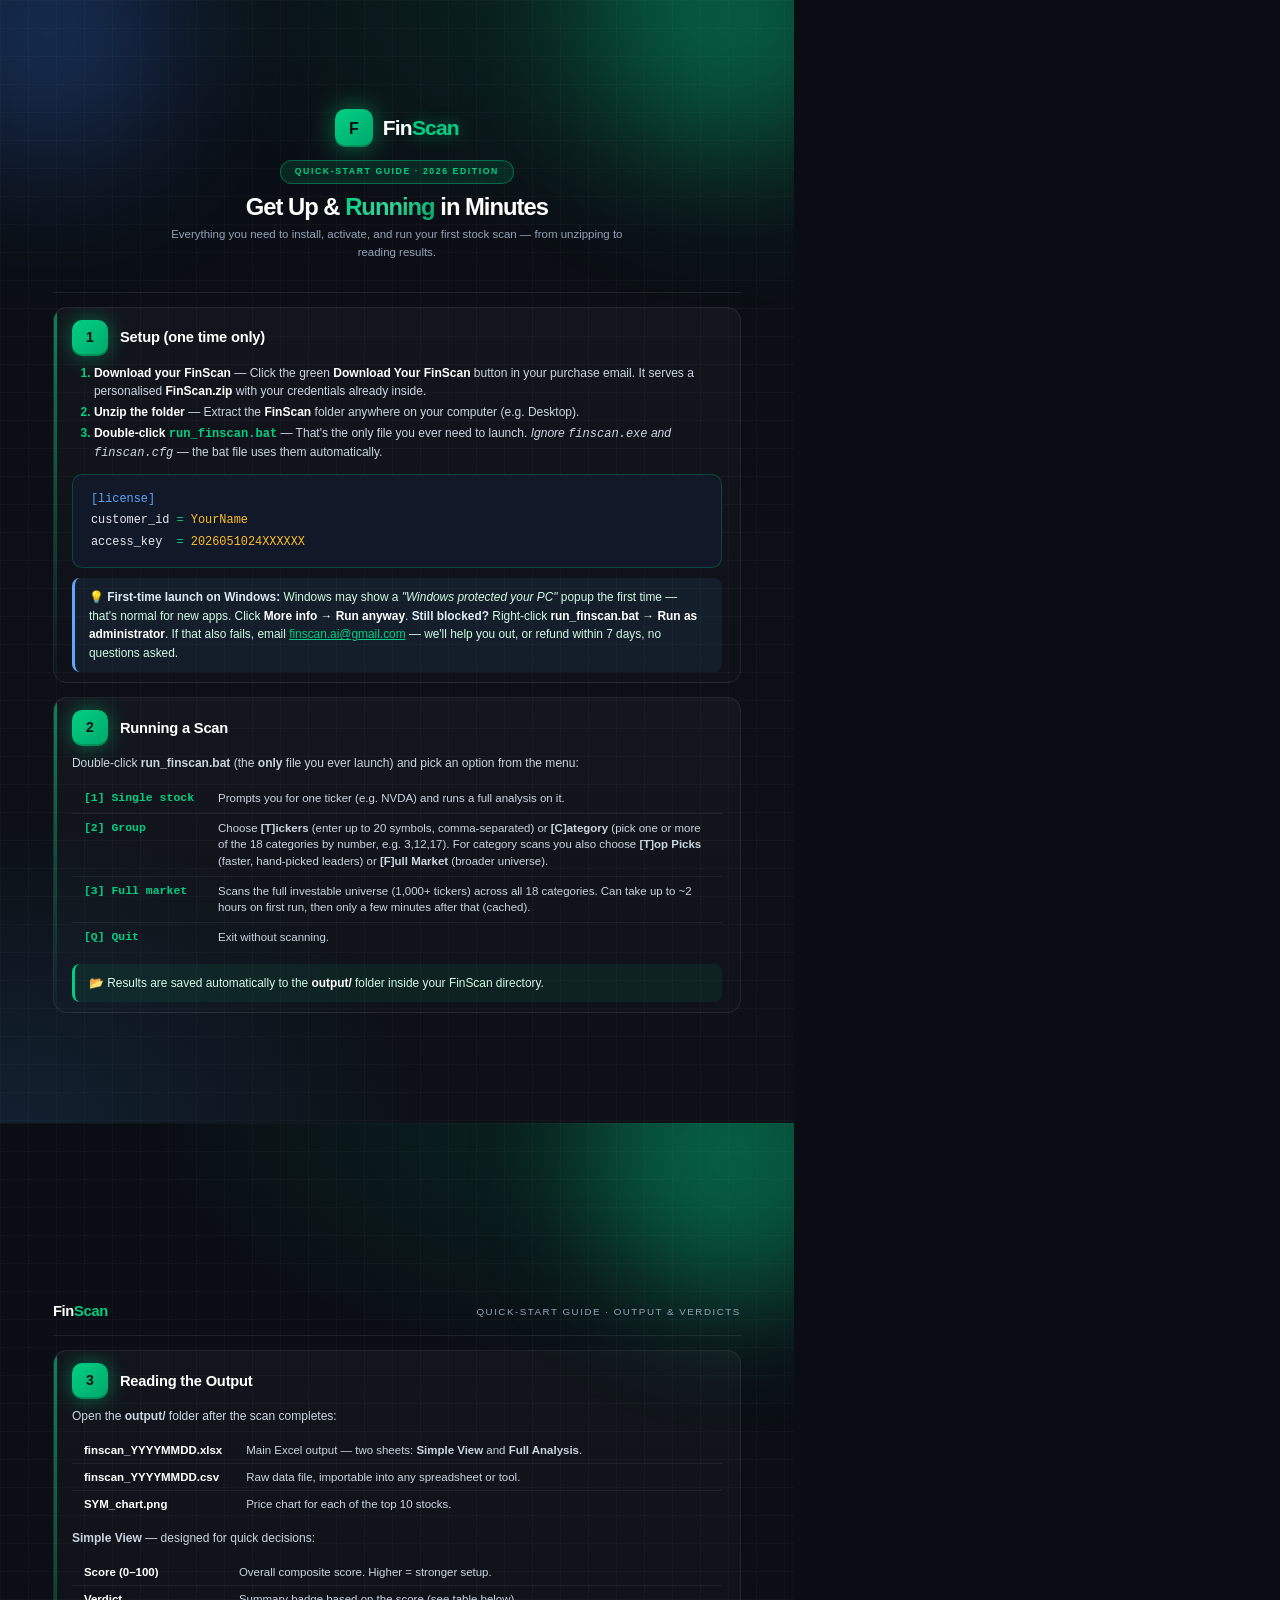
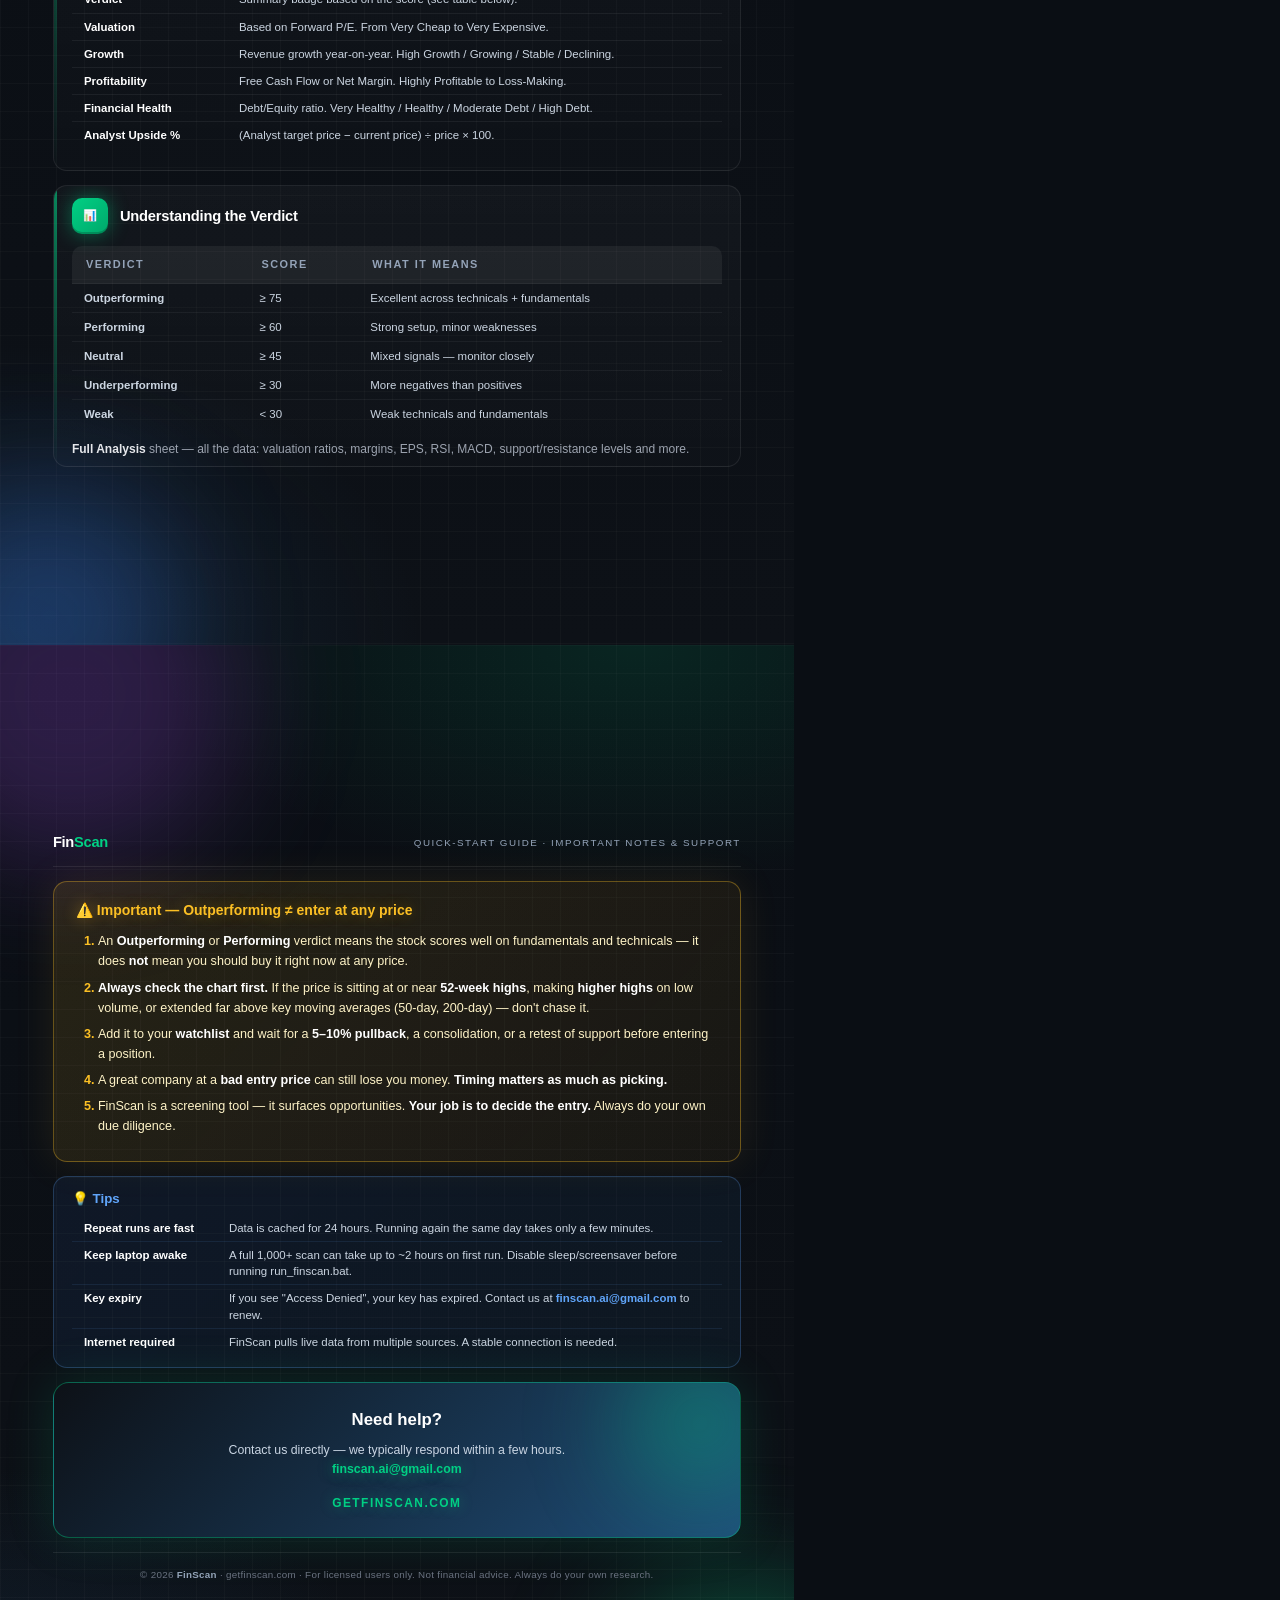
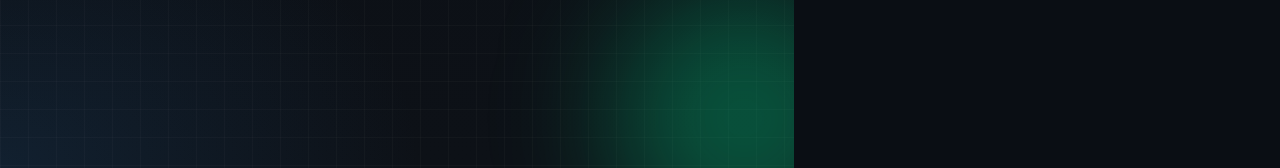
<file: FinScan_Guide.html>
<!DOCTYPE html>
<html lang="en">
<head>
<meta charset="UTF-8"/>
<title>FinScan — Quick-Start Guide</title>
<style>
  @page { size: A4; margin: 0; }
  * { box-sizing: border-box; margin: 0; padding: 0; }
  html, body {
    background: #0A0E14;
    color: #E5E7EB;
    font-family: 'Segoe UI', 'Inter', 'Helvetica Neue', Arial, sans-serif;
    font-size: 10.5pt;
    line-height: 1.55;
    -webkit-print-color-adjust: exact !important;
    print-color-adjust: exact !important;
    color-adjust: exact !important;
  }

  /* ============ PAGE WRAPPER ============ */
  .sheet {
    width: 210mm;
    height: 297mm;
    padding: 14mm 14mm;
    background:
      radial-gradient(ellipse 800px 400px at 80% 0%, rgba(0,208,132,.12), transparent 60%),
      radial-gradient(ellipse 700px 500px at 0% 100%, rgba(31,78,121,.25), transparent 60%),
      linear-gradient(180deg, #0A0E14 0%, #0D1117 100%);
    position: relative;
    overflow: hidden;
    page-break-after: always;
  }
  .sheet:last-child { page-break-after: auto; }

  .sheet::before {
    content: '';
    position: absolute; inset: 0;
    background-image:
      linear-gradient(rgba(255,255,255,.025) 1px, transparent 1px),
      linear-gradient(90deg, rgba(255,255,255,.025) 1px, transparent 1px);
    background-size: 28px 28px;
    pointer-events: none;
    z-index: 0;
  }

  .orb {
    position: absolute; border-radius: 50%; filter: blur(60px);
    pointer-events: none; z-index: 0;
  }
  .orb.green { background: rgba(0,208,132,.35); }
  .orb.blue  { background: rgba(59,130,246,.28); }
  .orb.purple{ background: rgba(168,85,247,.22); }

  .content {
    position: relative; z-index: 2;
    display: flex; flex-direction: column;
    height: 100%;
    justify-content: center;
    gap: 14px;
  }
  /* Reset legacy margins so flex `gap` is the single source of spacing */
  .content > .step,
  .content > .warning,
  .content > .tips,
  .content > .cta,
  .content > .hero,
  .content > .footer { margin: 0; }
  .content > .page-head { margin-bottom: 0; padding-bottom: 12px; }

  /* ============ COMPACT HERO (top of page 1) ============ */
  .hero {
    text-align: center;
    padding: 0 0 18px;
    border-bottom: 1px solid rgba(255,255,255,.08);
    margin-bottom: 18px;
  }
  .hero-orb-1 { width: 280px; height: 280px; top: -120px; right: -80px; background: rgba(0,208,132,.4); filter: blur(70px); }
  .hero-orb-2 { width: 260px; height: 260px; top: -100px; left: -80px; background: rgba(31,78,121,.5); filter: blur(70px); }

  .logo-mark {
    display: flex; align-items: center; justify-content: center; gap: 10px;
    margin-bottom: 12px;
  }
  .logo-mark .icon {
    width: 38px; height: 38px;
    background: linear-gradient(135deg, #00D084, #00A86B);
    border-radius: 10px;
    display: flex; align-items: center; justify-content: center;
    box-shadow: 0 0 24px rgba(0,208,132,.5), inset 0 -2px 0 rgba(0,0,0,.2);
    font-size: 1.15rem; font-weight: 900; color: #0D1117;
  }
  .logo-mark .name { font-size: 1.5rem; font-weight: 800; letter-spacing: -.8px; color: #fff; }
  .logo-mark .name span { color: #00D084; text-shadow: 0 0 16px rgba(0,208,132,.5); }

  .eyebrow {
    display: inline-block;
    background: rgba(0,208,132,.12);
    color: #00D084;
    border: 1px solid rgba(0,208,132,.4);
    border-radius: 999px;
    padding: 4px 14px;
    font-size: .62rem; font-weight: 700;
    text-transform: uppercase; letter-spacing: 1.6px;
    margin-bottom: 10px;
  }

  .hero h1 {
    font-size: 1.7rem; font-weight: 900;
    letter-spacing: -1px; line-height: 1.1;
    color: #fff;
    margin-bottom: 6px;
  }
  .hero h1 .accent {
    background: linear-gradient(135deg, #00D084 0%, #34D399 50%, #00A86B 100%);
    -webkit-background-clip: text;
    background-clip: text;
    -webkit-text-fill-color: transparent;
  }
  .hero .lead {
    color: #94A3B8;
    font-size: .82rem; line-height: 1.55;
    max-width: 480px; margin: 0 auto 12px;
  }
  .hero .stats {
    display: flex; justify-content: center; gap: 8px;
    margin: 10px 0 0;
    flex-wrap: wrap;
  }
  .stat {
    background: rgba(255,255,255,.04);
    border: 1px solid rgba(255,255,255,.08);
    border-radius: 10px;
    padding: 6px 12px;
    min-width: 78px;
  }
  .stat .n { font-size: 1rem; font-weight: 800; color: #00D084; line-height: 1; }
  .stat .l { font-size: .58rem; color: #94A3B8; text-transform: uppercase; letter-spacing: 1px; margin-top: 3px; }

  /* ============ INNER PAGES ============ */
  .page-head {
    display: flex; align-items: center; justify-content: space-between;
    padding-bottom: 14px;
    border-bottom: 1px solid rgba(255,255,255,.08);
    margin-bottom: 22px;
  }
  .page-head .brand {
    font-size: 1.05rem; font-weight: 800; color: #fff; letter-spacing: -.3px;
  }
  .page-head .brand span { color: #00D084; }
  .page-head .tag {
    font-size: .7rem; color: #94A3B8;
    text-transform: uppercase; letter-spacing: 1.5px;
  }

  /* ============ STEP CARD ============ */
  .step {
    background: linear-gradient(180deg, rgba(255,255,255,.03), rgba(255,255,255,.01));
    border: 1px solid rgba(255,255,255,.08);
    border-radius: 14px;
    padding: 12px 18px 10px;
    margin-bottom: 10px;
    page-break-inside: avoid;
    position: relative;
    overflow: hidden;
  }
  .step::before {
    content: '';
    position: absolute; left: 0; top: 0; bottom: 0;
    width: 3px;
    background: linear-gradient(180deg, #00D084, transparent);
    opacity: .6;
  }
  .step-head {
    display: flex; align-items: center; gap: 12px; margin-bottom: 8px;
  }
  .step-num {
    flex-shrink: 0;
    width: 36px; height: 36px;
    background: linear-gradient(135deg, #00D084, #00A86B);
    color: #0D1117;
    border-radius: 10px;
    display: flex; align-items: center; justify-content: center;
    font-weight: 900; font-size: 1rem;
    box-shadow: 0 0 20px rgba(0,208,132,.45), inset 0 -2px 0 rgba(0,0,0,.2);
  }
  .step h2 {
    font-size: 1.05rem; font-weight: 700;
    color: #fff; letter-spacing: -.2px;
  }
  .step p, .step li { color: #CBD5E1; font-size: .86rem; line-height: 1.5; }
  .step ol { padding-left: 22px; margin: 4px 0; }
  .step ol li { margin-bottom: 3px; }
  .step ol li::marker { color: #00D084; font-weight: 700; }
  .step ol li strong { color: #fff; }

  /* config preview */
  .config-box {
    background: #111827;
    border: 1px solid rgba(0,208,132,.25);
    border-radius: 10px;
    padding: 14px 18px;
    margin-top: 12px;
    font-family: 'Cascadia Code', 'Consolas', monospace;
    font-size: .85rem;
    color: #00D084;
    line-height: 1.8;
  }
  .config-box .comment { color: #6B7280; }
  .config-box .section { color: #60A5FA; }
  .config-box .key { color: #E5E7EB; }
  .config-box .val { color: #FBBF24; }

  /* menu table */
  .menu-table {
    width: 100%;
    border-collapse: collapse;
    margin-top: 12px;
  }
  .menu-table td {
    padding: 6px 12px;
    border-bottom: 1px solid rgba(255,255,255,.06);
    font-size: .82rem;
    color: #CBD5E1;
    vertical-align: top;
    line-height: 1.45;
  }
  .menu-table td:first-child {
    width: 100px;
    font-family: 'Cascadia Code', 'Consolas', monospace;
    font-weight: 700;
    color: #00D084;
    white-space: nowrap;
  }
  .menu-table tr:last-child td { border-bottom: none; }

  .note {
    background: rgba(0,208,132,.08);
    border-left: 3px solid #00D084;
    color: #D1FAE5;
    padding: 10px 14px; border-radius: 8px;
    margin-top: 12px; font-size: .85rem;
  }
  .note strong { color: #fff; }

  /* ============ OUTPUT TABLE ============ */
  .output-table {
    width: 100%;
    border-collapse: collapse;
    margin: 12px 0;
  }
  .output-table td {
    padding: 5px 12px;
    border-bottom: 1px solid rgba(255,255,255,.06);
    font-size: .82rem;
    color: #CBD5E1;
    vertical-align: top;
    line-height: 1.4;
  }
  .output-table td:first-child {
    width: 155px;
    font-weight: 700;
    color: #fff;
    white-space: nowrap;
  }
  .output-table tr:last-child td { border-bottom: none; }

  /* ============ VERDICT TABLE ============ */
  .verdict-table {
    width: 100%;
    border-collapse: collapse;
    margin: 12px 0;
    border-radius: 10px;
    overflow: hidden;
  }
  .verdict-table th {
    background: rgba(255,255,255,.06);
    padding: 10px 14px;
    font-size: .78rem;
    text-transform: uppercase;
    letter-spacing: 1.5px;
    color: #94A3B8;
    text-align: left;
    border-bottom: 1px solid rgba(255,255,255,.1);
  }
  .verdict-table td {
    padding: 6px 12px;
    font-size: .82rem;
    color: #CBD5E1;
    border-bottom: 1px solid rgba(255,255,255,.05);
    line-height: 1.4;
  }
  .verdict-table td:first-child { font-weight: 700; }
  .verdict-table tr:last-child td { border-bottom: none; }

  .v-sb { color: #22C55E; }
  .v-b  { color: #86EFAC; }
  .v-w  { color: #FBBF24; }
  .v-c  { color: #FB923C; }
  .v-a  { color: #F87171; }

  /* ============ TIPS CARD ============ */
  .tips {
    background: linear-gradient(135deg, rgba(59,130,246,.08), rgba(31,78,121,.12));
    border: 1px solid rgba(96,165,250,.25);
    border-radius: 14px;
    padding: 12px 18px;
    margin: 10px 0;
    page-break-inside: avoid;
  }
  .tips h3 { color: #60A5FA; font-size: .95rem; margin-bottom: 6px; }
  .tips-table { width: 100%; border-collapse: collapse; }
  .tips-table td {
    padding: 5px 12px;
    border-bottom: 1px solid rgba(96,165,250,.1);
    font-size: .82rem;
    color: #CBD5E1;
    vertical-align: top;
    line-height: 1.4;
  }
  .tips-table td:first-child {
    width: 145px;
    font-weight: 700;
    color: #fff;
    white-space: nowrap;
  }
  .tips-table tr:last-child td { border-bottom: none; }

  /* ============ WARNING BOX ============ */
  .warning {
    background: linear-gradient(135deg, rgba(251,191,36,.12), rgba(245,158,11,.05));
    border: 1px solid rgba(251,191,36,.35);
    border-radius: 14px;
    padding: 18px 22px;
    margin: 16px 0;
    page-break-inside: avoid;
    box-shadow: 0 0 40px rgba(251,191,36,.1);
  }
  .warning h3 { color: #FBBF24; font-size: 1rem; margin-bottom: 10px; text-shadow: 0 0 16px rgba(251,191,36,.4); }
  .warning ol { padding-left: 22px; color: #FEF3C7; }
  .warning ol li { margin-bottom: 6px; font-size: .9rem; line-height: 1.6; }
  .warning ol li::marker { color: #FBBF24; font-weight: 700; }
  .warning ol li strong { color: #fff; }

  /* ============ CTA ============ */
  .cta {
    background: linear-gradient(135deg, #0D1117 0%, #1F4E79 100%);
    border: 1px solid rgba(0,208,132,.4);
    border-radius: 16px;
    padding: 24px 28px;
    text-align: center;
    page-break-inside: avoid;
    margin-top: 16px;
    position: relative;
    overflow: hidden;
    box-shadow: 0 0 50px rgba(0,208,132,.15);
  }
  .cta::before {
    content: '';
    position: absolute; top: -80px; right: -80px;
    width: 240px; height: 240px;
    background: radial-gradient(circle, rgba(0,208,132,.4), transparent 70%);
    filter: blur(40px);
  }
  .cta-inner { position: relative; z-index: 2; }
  .cta h3 { font-size: 1.2rem; color: #fff; margin-bottom: 8px; }
  .cta p { color: #C9D5E3; font-size: .88rem; line-height: 1.6; margin-bottom: 14px; }
  .cta p strong { color: #00D084; text-shadow: 0 0 14px rgba(0,208,132,.5); }
  .cta .url {
    display: block; margin-top: 10px;
    color: #00D084; font-size: .85rem; font-weight: 700;
    letter-spacing: 1.5px;
    text-shadow: 0 0 14px rgba(0,208,132,.4);
  }

  /* ============ FOOTER ============ */
  .footer {
    margin-top: 18px; padding-top: 14px;
    border-top: 1px solid rgba(255,255,255,.08);
    font-size: .7rem; color: #6B7280;
    text-align: center;
    letter-spacing: .3px;
  }
  .footer strong { color: #94A3B8; }

  h1, h2, h3 { page-break-after: avoid; }
</style>
</head>
<body>

<!-- ════════ PAGE 1 — HERO + STEP 1 ════════ -->
<section class="sheet">
  <div class="orb green hero-orb-1"></div>
  <div class="orb blue  hero-orb-2"></div>

  <div class="content">
    <!-- Compact hero -->
    <div class="hero">
      <div class="logo-mark">
        <div class="icon">F</div>
        <div class="name">Fin<span>Scan</span></div>
      </div>
      <div class="eyebrow">Quick-Start Guide · 2026 Edition</div>
      <h1>Get Up &amp; <span class="accent">Running</span> in Minutes</h1>
      <p class="lead">Everything you need to install, activate, and run your first stock scan — from unzipping to reading results.</p>
    </div>

    <!-- STEP 1 -->
    <div class="step">
      <div class="step-head">
        <div class="step-num">1</div>
        <h2>Setup (one time only)</h2>
      </div>
      <ol>
        <li><strong>Download your FinScan</strong> — Click the green <strong>Download Your FinScan</strong> button in your purchase email. It serves a personalised <strong>FinScan.zip</strong> with your credentials already inside.</li>
        <li><strong>Unzip the folder</strong> — Extract the <strong>FinScan</strong> folder anywhere on your computer (e.g. Desktop).</li>
        <li><strong>Double-click <code style="color:#00D084;">run_finscan.bat</code></strong> — That's the only file you ever need to launch. <em>Ignore <code>finscan.exe</code> and <code>finscan.cfg</code></em> — the bat file uses them automatically.</li>
      </ol>
      <div class="config-box">
        <span class="section">[license]</span><br/>
        <span class="key">customer_id</span> = <span class="val">YourName</span><br/>
        <span class="key">access_key</span> &nbsp;= <span class="val">2026051024XXXXXX</span>
      </div>
      <div class="note" style="margin-top:10px;border-left:3px solid #60A5FA;background:rgba(96,165,250,.08);">
        <strong style="color:#DDEBF7;">💡 First-time launch on Windows:</strong>
        Windows may show a <em>"Windows protected your PC"</em> popup the first time — that's normal for new apps.
        Click <strong>More info → Run anyway</strong>.
        <strong style="color:#DDEBF7;">Still blocked?</strong> Right-click <strong>run_finscan.bat</strong> → <strong>Run as administrator</strong>.
        If that also fails, email <a href="mailto:finscan.ai@gmail.com" style="color:#00D084;">finscan.ai@gmail.com</a> — we'll help you out, or refund within 7 days, no questions asked.
      </div>
    </div>

    <!-- STEP 2 -->
    <div class="step">
      <div class="step-head">
        <div class="step-num">2</div>
        <h2>Running a Scan</h2>
      </div>
      <p>Double-click <strong>run_finscan.bat</strong> (the <strong>only</strong> file you ever launch) and pick an option from the menu:</p>
      <table class="menu-table">
        <tr>
          <td>[1] Single stock</td>
          <td>Prompts you for one ticker (e.g. NVDA) and runs a full analysis on it.</td>
        </tr>
        <tr>
          <td>[2] Group</td>
          <td>Choose <strong>[T]ickers</strong> (enter up to 20 symbols, comma-separated) or <strong>[C]ategory</strong> (pick one or more of the 18 categories by number, e.g. 3,12,17). For category scans you also choose <strong>[T]op Picks</strong> (faster, hand-picked leaders) or <strong>[F]ull Market</strong> (broader universe).</td>
        </tr>
        <tr>
          <td>[3] Full market</td>
          <td>Scans the full investable universe (1,000+ tickers) across all 18 categories. Can take up to ~2 hours on first run, then only a few minutes after that (cached).</td>
        </tr>
        <tr>
          <td>[Q] Quit</td>
          <td>Exit without scanning.</td>
        </tr>
      </table>
      <div class="note">📂 Results are saved automatically to the <strong>output/</strong> folder inside your FinScan directory.</div>
    </div>
  </div>
</section>

<!-- ════════ PAGE 2 — STEP 3 + UNDERSTANDING THE VERDICT ════════ -->
<section class="sheet">
  <div class="orb green" style="width:280px;height:280px;top:-100px;right:-80px;"></div>
  <div class="orb blue" style="width:260px;height:260px;bottom:-100px;left:-80px;"></div>

  <div class="content">
    <div class="page-head">
      <div class="brand">Fin<span>Scan</span></div>
      <div class="tag">Quick-Start Guide · Output &amp; Verdicts</div>
    </div>

    <!-- STEP 3 -->
    <div class="step">
      <div class="step-head">
        <div class="step-num">3</div>
        <h2>Reading the Output</h2>
      </div>
      <p>Open the <strong>output/</strong> folder after the scan completes:</p>
      <table class="output-table">
        <tr><td>finscan_YYYYMMDD.xlsx</td><td>Main Excel output — two sheets: <strong>Simple View</strong> and <strong>Full Analysis</strong>.</td></tr>
        <tr><td>finscan_YYYYMMDD.csv</td><td>Raw data file, importable into any spreadsheet or tool.</td></tr>
        <tr><td>SYM_chart.png</td><td>Price chart for each of the top 10 stocks.</td></tr>
      </table>
      <p style="margin-top:12px;"><strong>Simple View</strong> — designed for quick decisions:</p>
      <table class="output-table">
        <tr><td>Score (0–100)</td><td>Overall composite score. Higher = stronger setup.</td></tr>
        <tr><td>Verdict</td><td>Summary badge based on the score (see table below).</td></tr>
        <tr><td>Valuation</td><td>Based on Forward P/E. From Very Cheap to Very Expensive.</td></tr>
        <tr><td>Growth</td><td>Revenue growth year-on-year. High Growth / Growing / Stable / Declining.</td></tr>
        <tr><td>Profitability</td><td>Free Cash Flow or Net Margin. Highly Profitable to Loss-Making.</td></tr>
        <tr><td>Financial Health</td><td>Debt/Equity ratio. Very Healthy / Healthy / Moderate Debt / High Debt.</td></tr>
        <tr><td>Analyst Upside %</td><td>(Analyst target price − current price) ÷ price × 100.</td></tr>
      </table>
    </div>

    <!-- VERDICT TABLE -->
    <div class="step" style="padding-bottom:8px;">
      <div class="step-head" style="margin-bottom:8px;">
        <div class="step-num" style="font-size:.8rem;">📊</div>
        <h2>Understanding the Verdict</h2>
      </div>
      <table class="verdict-table">
        <tr><th>Verdict</th><th>Score</th><th>What it means</th></tr>
        <tr><td class="v-sb">Outperforming</td><td>≥ 75</td><td>Excellent across technicals + fundamentals</td></tr>
        <tr><td class="v-b">Performing</td><td>≥ 60</td><td>Strong setup, minor weaknesses</td></tr>
        <tr><td class="v-w">Neutral</td><td>≥ 45</td><td>Mixed signals — monitor closely</td></tr>
        <tr><td class="v-c">Underperforming</td><td>≥ 30</td><td>More negatives than positives</td></tr>
        <tr><td class="v-a">Weak</td><td>&lt; 30</td><td>Weak technicals and fundamentals</td></tr>
      </table>
      <p style="margin-top:10px;color:#9CA3AF;font-size:.86rem;"><strong style="color:#E5E7EB;">Full Analysis</strong> sheet — all the data: valuation ratios, margins, EPS, RSI, MACD, support/resistance levels and more.</p>
    </div>
  </div>
</section>

<!-- ════════ PAGE 3 — DISCLAIMER + TIPS + CTA ════════ -->
<section class="sheet">
  <div class="orb purple" style="width:340px;height:340px;top:-120px;left:-100px;"></div>
  <div class="orb green" style="width:260px;height:260px;bottom:-80px;right:-80px;"></div>

  <div class="content">
    <div class="page-head">
      <div class="brand">Fin<span>Scan</span></div>
      <div class="tag">Quick-Start Guide · Important Notes &amp; Support</div>
    </div>

    <!-- INVESTING DISCLAIMER -->
    <div class="warning">
      <h3>⚠️ Important — Outperforming ≠ enter at any price</h3>
      <ol>
        <li>An <strong>Outperforming</strong> or <strong>Performing</strong> verdict means the stock scores well on fundamentals and technicals — it does <strong>not</strong> mean you should buy it right now at any price.</li>
        <li><strong>Always check the chart first.</strong> If the price is sitting at or near <strong>52-week highs</strong>, making <strong>higher highs</strong> on low volume, or extended far above key moving averages (50-day, 200-day) — don't chase it.</li>
        <li>Add it to your <strong>watchlist</strong> and wait for a <strong>5–10% pullback</strong>, a consolidation, or a retest of support before entering a position.</li>
        <li>A great company at a <strong>bad entry price</strong> can still lose you money. <strong>Timing matters as much as picking.</strong></li>
        <li>FinScan is a screening tool — it surfaces opportunities. <strong>Your job is to decide the entry.</strong> Always do your own due diligence.</li>
      </ol>
    </div>

    <!-- TIPS -->
    <div class="tips">
      <h3>💡 Tips</h3>
      <table class="tips-table">
        <tr><td>Repeat runs are fast</td><td>Data is cached for 24 hours. Running again the same day takes only a few minutes.</td></tr>
        <tr><td>Keep laptop awake</td><td>A full 1,000+ scan can take up to ~2 hours on first run. Disable sleep/screensaver before running run_finscan.bat.</td></tr>
        <tr><td>Key expiry</td><td>If you see "Access Denied", your key has expired. Contact us at <strong style="color:#60A5FA;">finscan.ai@gmail.com</strong> to renew.</td></tr>
        <tr><td>Internet required</td><td>FinScan pulls live data from multiple sources. A stable connection is needed.</td></tr>
      </table>
    </div>

    <!-- CTA -->
    <div class="cta">
      <div class="cta-inner">
        <h3>Need help?</h3>
        <p>Contact us directly — we typically respond within a few hours.<br/>
           <strong>finscan.ai@gmail.com</strong></p>
        <span class="url">GETFINSCAN.COM</span>
      </div>
    </div>

    <div class="footer">
      © 2026 <strong>FinScan</strong> · getfinscan.com · For licensed users only. Not financial advice. Always do your own research.
    </div>
  </div>
</section>

</body>
</html>
</file>
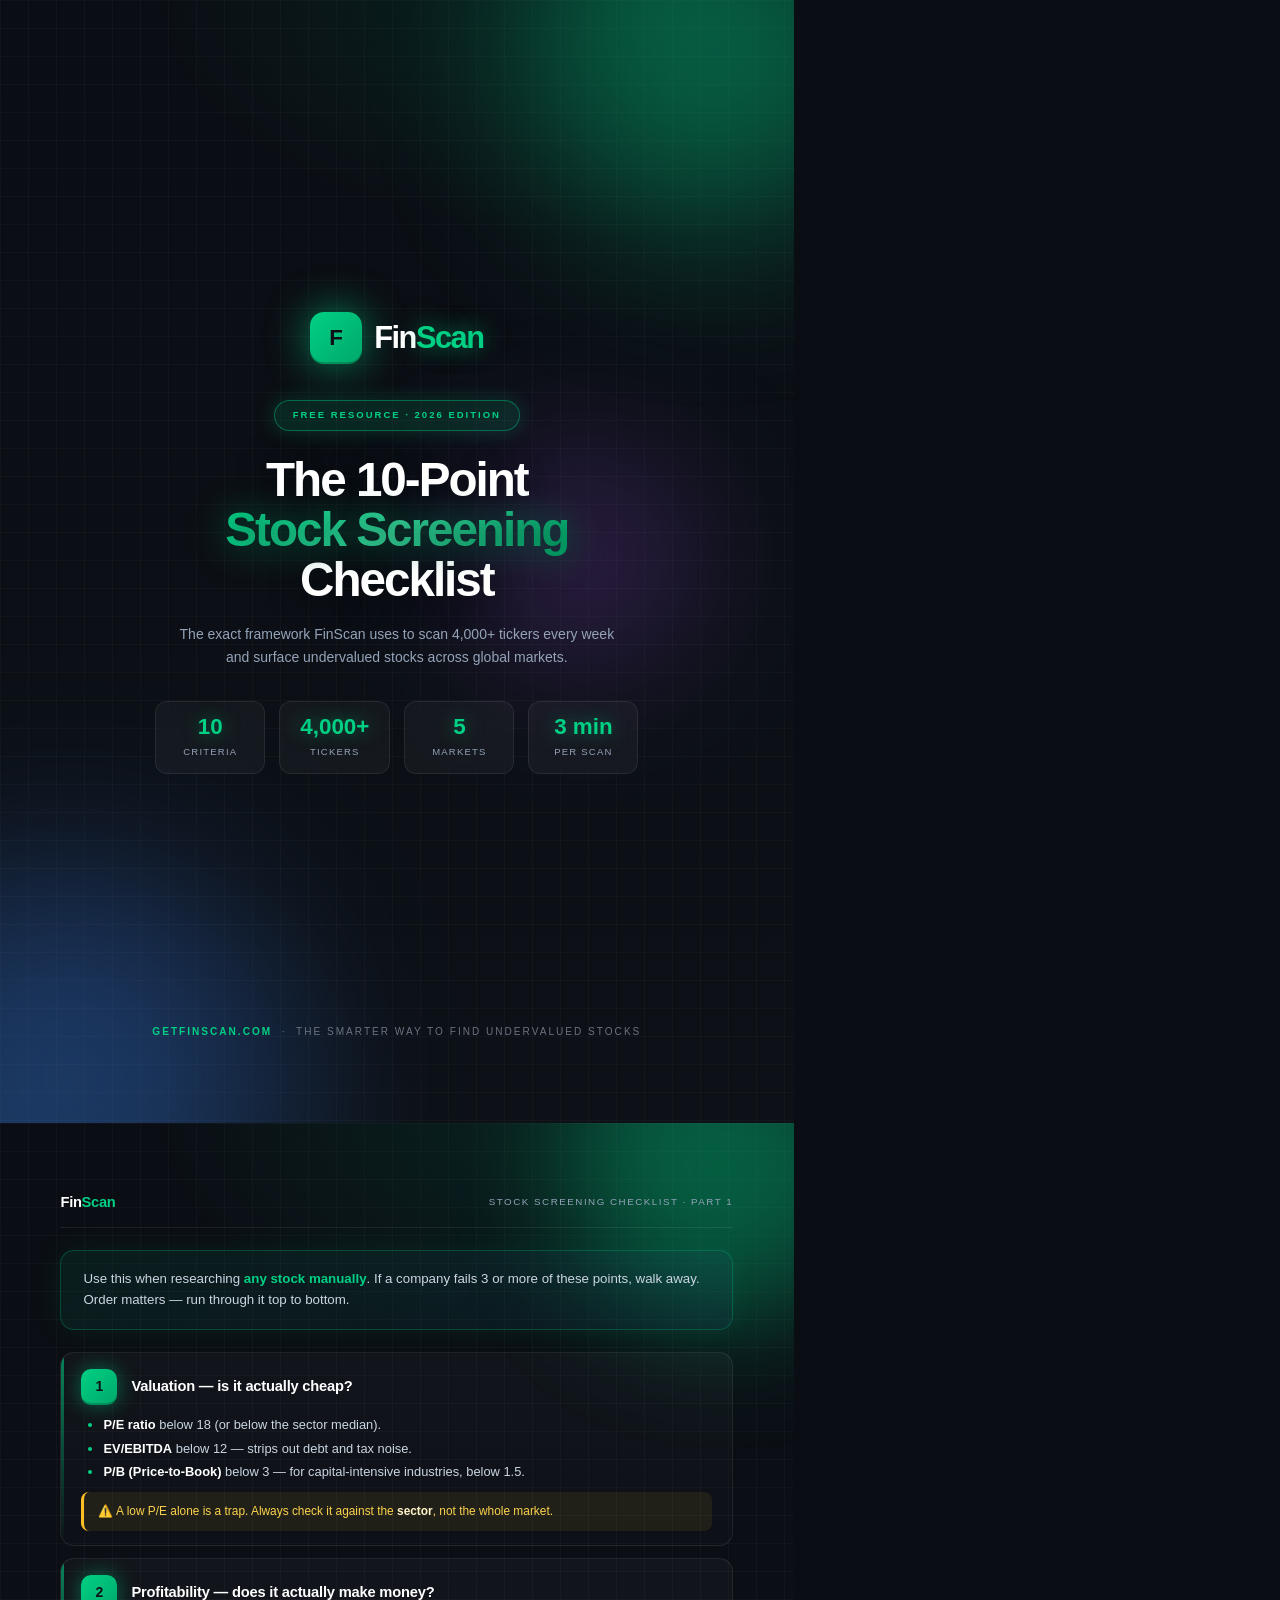
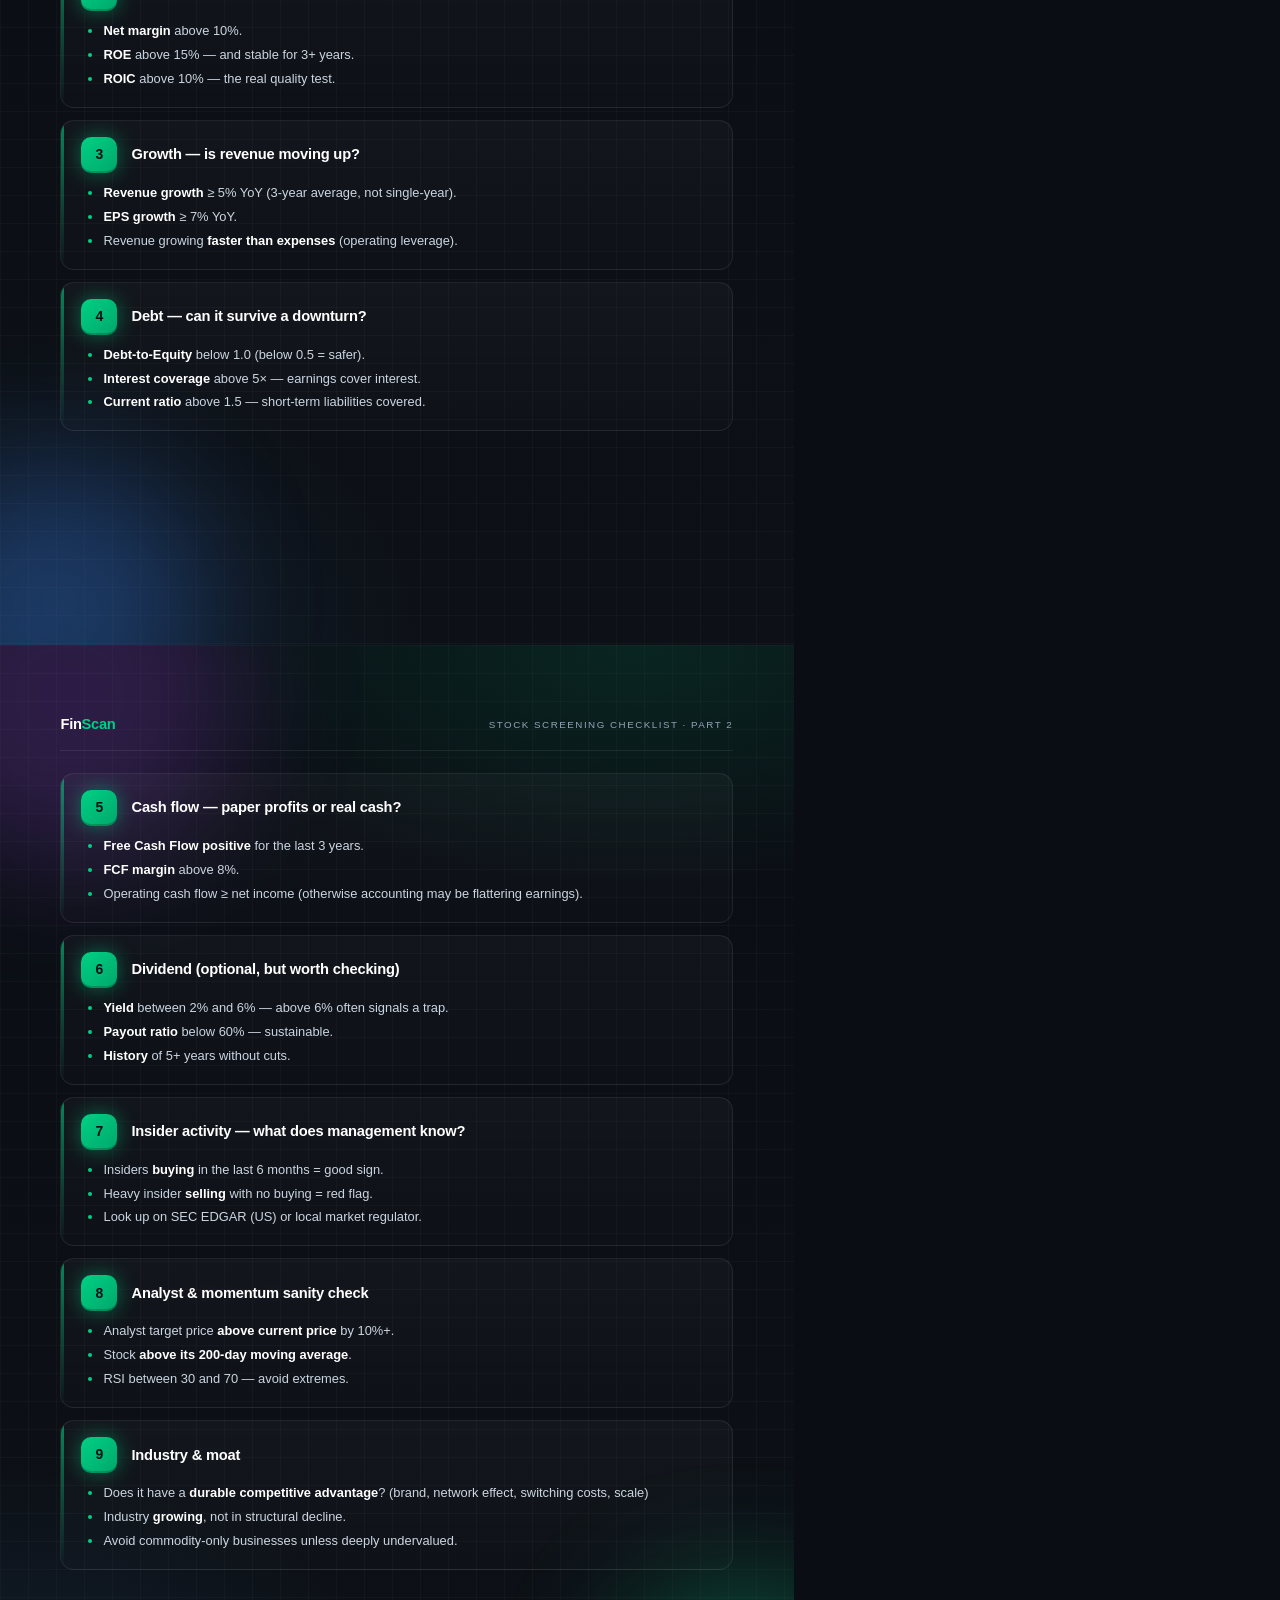
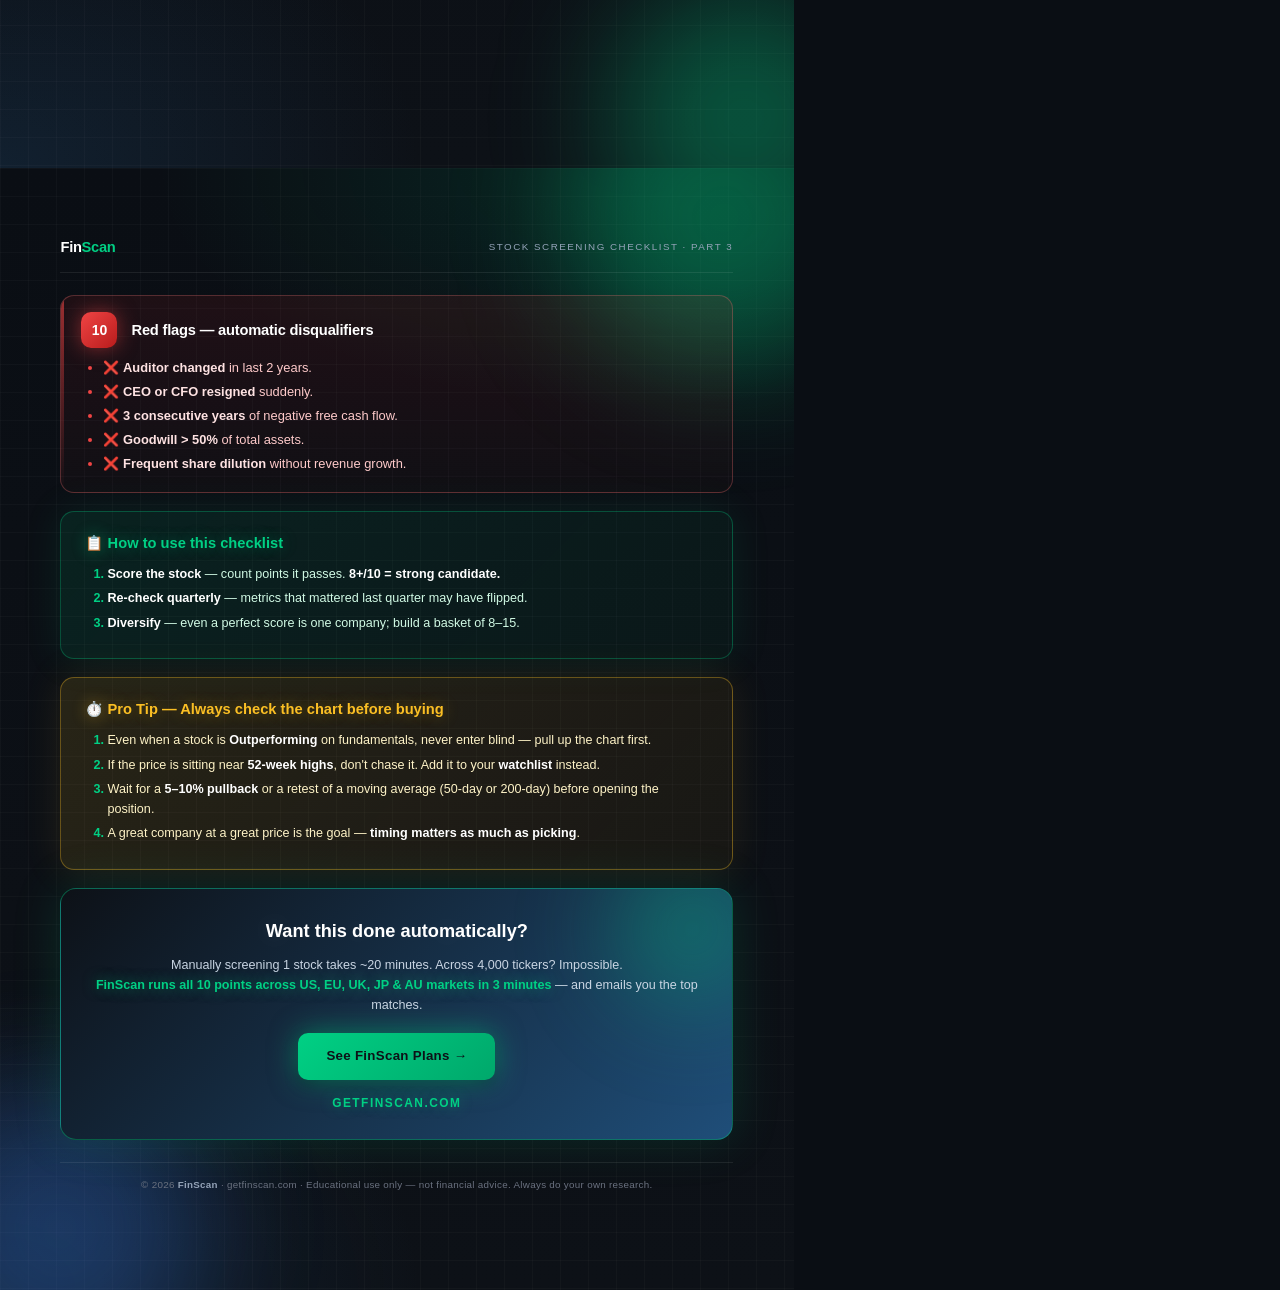
<file: Stock_Screening_Checklist.html>
<!DOCTYPE html>
<html lang="en">
<head>
<meta charset="UTF-8"/>
<title>FinScan — 10-Point Stock Screening Checklist</title>
<style>
  @page { size: A4; margin: 0; }
  * { box-sizing: border-box; margin: 0; padding: 0; }
  html, body {
    background: #0A0E14;
    color: #E5E7EB;
    font-family: 'Segoe UI', 'Inter', 'Helvetica Neue', Arial, sans-serif;
    font-size: 10.5pt;
    line-height: 1.55;
    -webkit-print-color-adjust: exact !important;
    print-color-adjust: exact !important;
    color-adjust: exact !important;
  }

  /* ============ PAGE WRAPPER ============ */
  .sheet {
    width: 210mm;
    min-height: 297mm;
    padding: 18mm 16mm 16mm;
    background:
      radial-gradient(ellipse 800px 400px at 80% 0%, rgba(0,208,132,.12), transparent 60%),
      radial-gradient(ellipse 700px 500px at 0% 100%, rgba(31,78,121,.25), transparent 60%),
      linear-gradient(180deg, #0A0E14 0%, #0D1117 100%);
    position: relative;
    overflow: hidden;
    page-break-after: always;
  }
  .sheet:last-child { page-break-after: auto; }

  /* subtle grid texture */
  .sheet::before {
    content: '';
    position: absolute; inset: 0;
    background-image:
      linear-gradient(rgba(255,255,255,.025) 1px, transparent 1px),
      linear-gradient(90deg, rgba(255,255,255,.025) 1px, transparent 1px);
    background-size: 28px 28px;
    pointer-events: none;
    z-index: 0;
  }

  /* glow orbs */
  .orb {
    position: absolute; border-radius: 50%; filter: blur(60px);
    pointer-events: none; z-index: 0;
  }
  .orb.green { background: rgba(0,208,132,.35); }
  .orb.blue  { background: rgba(59,130,246,.28); }
  .orb.purple{ background: rgba(168,85,247,.22); }

  .content { position: relative; z-index: 2; }

  /* ============ COVER PAGE ============ */
  .cover-sheet {
    display: flex; flex-direction: column; justify-content: center;
    text-align: center;
    padding: 40mm 22mm;
  }
  .cover-orb-1 { width: 360px; height: 360px; top: -120px; right: -100px; background: rgba(0,208,132,.5); filter: blur(80px); }
  .cover-orb-2 { width: 420px; height: 420px; bottom: -160px; left: -140px; background: rgba(31,78,121,.55); filter: blur(90px); }
  .cover-orb-3 { width: 220px; height: 220px; top: 40%; left: 60%; background: rgba(168,85,247,.3); filter: blur(70px); }

  .logo-mark {
    display: flex; align-items: center; justify-content: center; gap: 12px;
    margin-bottom: 36px;
  }
  .logo-mark .icon {
    width: 52px; height: 52px;
    background: linear-gradient(135deg, #00D084, #00A86B);
    border-radius: 14px;
    display: flex; align-items: center; justify-content: center;
    box-shadow: 0 0 40px rgba(0,208,132,.6), inset 0 -2px 0 rgba(0,0,0,.2);
    font-size: 1.6rem; font-weight: 900; color: #0D1117;
  }
  .logo-mark .name { font-size: 2.2rem; font-weight: 800; letter-spacing: -1.5px; color: #fff; }
  .logo-mark .name span { color: #00D084; text-shadow: 0 0 24px rgba(0,208,132,.6); }

  .eyebrow {
    display: inline-block;
    background: rgba(0,208,132,.12);
    color: #00D084;
    border: 1px solid rgba(0,208,132,.4);
    border-radius: 999px;
    padding: 7px 18px;
    font-size: .68rem; font-weight: 700;
    text-transform: uppercase; letter-spacing: 2px;
    margin-bottom: 24px;
    box-shadow: 0 0 20px rgba(0,208,132,.2);
  }

  .cover h1 {
    font-size: 3.4rem; font-weight: 900;
    letter-spacing: -2px; line-height: 1.05;
    color: #fff;
    margin-bottom: 18px;
    text-shadow: 0 4px 30px rgba(0,0,0,.5);
  }
  .cover h1 .accent {
    background: linear-gradient(135deg, #00D084 0%, #34D399 50%, #00A86B 100%);
    -webkit-background-clip: text;
    background-clip: text;
    -webkit-text-fill-color: transparent;
    filter: drop-shadow(0 0 16px rgba(0,208,132,.4));
  }
  .cover .lead {
    color: #94A3B8;
    font-size: 1rem; line-height: 1.65;
    max-width: 460px; margin: 0 auto 32px;
  }
  .cover .stats {
    display: flex; justify-content: center; gap: 14px;
    margin: 28px 0 36px;
    flex-wrap: wrap;
  }
  .stat {
    background: rgba(255,255,255,.04);
    border: 1px solid rgba(255,255,255,.08);
    backdrop-filter: blur(10px);
    border-radius: 12px;
    padding: 14px 20px;
    min-width: 110px;
  }
  .stat .n { font-size: 1.6rem; font-weight: 800; color: #00D084; line-height: 1; text-shadow: 0 0 18px rgba(0,208,132,.5); }
  .stat .l { font-size: .68rem; color: #94A3B8; text-transform: uppercase; letter-spacing: 1.2px; margin-top: 6px; }

  .cover-foot {
    position: absolute; bottom: 22mm; left: 0; right: 0;
    text-align: center;
    color: #6B7280; font-size: .72rem; letter-spacing: 2px; text-transform: uppercase;
    z-index: 2;
  }
  .cover-foot strong { color: #00D084; font-weight: 700; }

  /* ============ INNER PAGES ============ */
  .page-head {
    display: flex; align-items: center; justify-content: space-between;
    padding-bottom: 14px;
    border-bottom: 1px solid rgba(255,255,255,.08);
    margin-bottom: 22px;
  }
  .page-head .brand {
    font-size: 1.05rem; font-weight: 800; color: #fff; letter-spacing: -.3px;
  }
  .page-head .brand span { color: #00D084; }
  .page-head .tag {
    font-size: .7rem; color: #94A3B8;
    text-transform: uppercase; letter-spacing: 1.5px;
  }

  .intro-card {
    background: linear-gradient(135deg, rgba(0,208,132,.08), rgba(31,78,121,.12));
    border: 1px solid rgba(0,208,132,.25);
    border-radius: 14px;
    padding: 18px 22px;
    margin-bottom: 22px;
    color: #CBD5E1;
    font-size: .95rem;
    box-shadow: 0 0 30px rgba(0,208,132,.08);
  }
  .intro-card strong { color: #00D084; }

  /* ============ POINT CARD ============ */
  .point {
    background: linear-gradient(180deg, rgba(255,255,255,.03), rgba(255,255,255,.01));
    border: 1px solid rgba(255,255,255,.08);
    border-radius: 14px;
    padding: 16px 20px 14px;
    margin-bottom: 12px;
    page-break-inside: avoid;
    position: relative;
    overflow: hidden;
  }
  .point::before {
    content: '';
    position: absolute; left: 0; top: 0; bottom: 0;
    width: 3px;
    background: linear-gradient(180deg, #00D084, transparent);
    opacity: .6;
  }
  .point-head {
    display: flex; align-items: center; gap: 14px; margin-bottom: 10px;
  }
  .num {
    flex-shrink: 0;
    width: 36px; height: 36px;
    background: linear-gradient(135deg, #00D084, #00A86B);
    color: #0D1117;
    border-radius: 10px;
    display: flex; align-items: center; justify-content: center;
    font-weight: 900; font-size: 1rem;
    box-shadow: 0 0 20px rgba(0,208,132,.45), inset 0 -2px 0 rgba(0,0,0,.2);
  }
  .point h2 {
    font-size: 1.05rem; font-weight: 700;
    color: #fff; letter-spacing: -.2px;
    text-shadow: 0 0 16px rgba(255,255,255,.1);
  }
  .point ul { padding-left: 22px; color: #CBD5E1; }
  .point ul li { margin-bottom: 4px; font-size: .92rem; }
  .point ul li::marker { color: #00D084; }
  .point ul li strong { color: #fff; font-weight: 700; }

  .note {
    background: rgba(251,191,36,.08);
    border-left: 3px solid #FBBF24;
    color: #FCD34D;
    padding: 10px 14px; border-radius: 8px;
    margin-top: 10px; font-size: .85rem;
  }
  .note strong { color: #FEF3C7; }

  /* danger variant */
  .point.danger {
    background: linear-gradient(180deg, rgba(220,38,38,.1), rgba(127,29,29,.05));
    border-color: rgba(248,113,113,.3);
  }
  .point.danger::before { background: linear-gradient(180deg, #EF4444, transparent); }
  .point.danger .num { background: linear-gradient(135deg, #EF4444, #B91C1C); color: #fff; box-shadow: 0 0 20px rgba(239,68,68,.5); }
  .point.danger ul li { color: #FECACA; }
  .point.danger ul li strong { color: #FEE2E2; }
  .point.danger ul li::marker { color: #EF4444; }

  /* ============ HOW TO USE ============ */
  .how {
    background: linear-gradient(135deg, rgba(0,208,132,.1), rgba(0,168,107,.05));
    border: 1px solid rgba(0,208,132,.3);
    border-radius: 14px;
    padding: 20px 24px;
    margin: 18px 0;
    page-break-inside: avoid;
    position: relative;
    box-shadow: 0 0 40px rgba(0,208,132,.1);
  }
  .how h3 { color: #00D084; font-size: 1.05rem; margin-bottom: 10px; text-shadow: 0 0 16px rgba(0,208,132,.4); }
  .how ol { padding-left: 22px; color: #D1FAE5; }
  .how ol li { margin-bottom: 5px; font-size: .9rem; }
  .how ol li::marker { color: #00D084; font-weight: 700; }
  .how ol li strong { color: #fff; }

  /* ============ CTA ============ */
  .cta {
    background: linear-gradient(135deg, #0D1117 0%, #1F4E79 100%);
    border: 1px solid rgba(0,208,132,.4);
    border-radius: 16px;
    padding: 28px 28px 26px;
    text-align: center;
    page-break-inside: avoid;
    margin-top: 18px;
    position: relative;
    overflow: hidden;
    box-shadow: 0 0 50px rgba(0,208,132,.15);
  }
  .cta::before {
    content: '';
    position: absolute; top: -80px; right: -80px;
    width: 240px; height: 240px;
    background: radial-gradient(circle, rgba(0,208,132,.4), transparent 70%);
    filter: blur(40px);
  }
  .cta-inner { position: relative; z-index: 2; }
  .cta h3 { font-size: 1.3rem; color: #fff; margin-bottom: 10px; text-shadow: 0 0 24px rgba(255,255,255,.15); }
  .cta p { color: #C9D5E3; font-size: .9rem; line-height: 1.6; margin-bottom: 18px; }
  .cta p strong { color: #00D084; text-shadow: 0 0 14px rgba(0,208,132,.5); }
  .cta .btn {
    display: inline-block;
    background: linear-gradient(135deg, #00D084, #00A86B);
    color: #0D1117;
    padding: 13px 28px; border-radius: 10px;
    font-weight: 800; text-decoration: none; font-size: .95rem;
    box-shadow: 0 0 28px rgba(0,208,132,.5), 0 6px 14px rgba(0,0,0,.3);
    letter-spacing: .3px;
  }
  .cta .url {
    display: block; margin-top: 14px;
    color: #00D084; font-size: .85rem; font-weight: 700;
    letter-spacing: 1.5px;
    text-shadow: 0 0 14px rgba(0,208,132,.4);
  }

  /* ============ FOOTER ============ */
  .footer {
    margin-top: 22px; padding-top: 14px;
    border-top: 1px solid rgba(255,255,255,.08);
    font-size: .7rem; color: #6B7280;
    text-align: center;
    letter-spacing: .3px;
  }
  .footer strong { color: #94A3B8; }

  h1, h2, h3 { page-break-after: avoid; }
</style>
</head>
<body>

<!-- ════════ COVER PAGE ════════ -->
<section class="sheet cover-sheet">
  <div class="orb green cover-orb-1"></div>
  <div class="orb blue  cover-orb-2"></div>
  <div class="orb purple cover-orb-3"></div>

  <div class="content cover">
    <div class="logo-mark">
      <div class="icon">F</div>
      <div class="name">Fin<span>Scan</span></div>
    </div>
    <div class="eyebrow">Free Resource · 2026 Edition</div>
    <h1>The 10-Point<br/><span class="accent">Stock Screening</span><br/>Checklist</h1>
    <p class="lead">The exact framework FinScan uses to scan 4,000+ tickers every week and surface undervalued stocks across global markets.</p>

    <div class="stats">
      <div class="stat"><div class="n">10</div><div class="l">Criteria</div></div>
      <div class="stat"><div class="n">4,000+</div><div class="l">Tickers</div></div>
      <div class="stat"><div class="n">5</div><div class="l">Markets</div></div>
      <div class="stat"><div class="n">3 min</div><div class="l">Per Scan</div></div>
    </div>
  </div>

  <div class="cover-foot">
    <strong>getfinscan.com</strong> &nbsp;·&nbsp; The smarter way to find undervalued stocks
  </div>
</section>

<!-- ════════ PAGE 2 — POINTS 1-5 ════════ -->
<section class="sheet">
  <div class="orb green" style="width:300px;height:300px;top:-100px;right:-80px;"></div>
  <div class="orb blue" style="width:280px;height:280px;bottom:-100px;left:-80px;"></div>

  <div class="content">
    <div class="page-head">
      <div class="brand">Fin<span>Scan</span></div>
      <div class="tag">Stock Screening Checklist · Part 1</div>
    </div>

    <div class="intro-card">
      Use this when researching <strong>any stock manually</strong>. If a company fails 3 or more of these points, walk away. Order matters — run through it top to bottom.
    </div>

    <div class="point">
      <div class="point-head"><div class="num">1</div><h2>Valuation — is it actually cheap?</h2></div>
      <ul>
        <li><strong>P/E ratio</strong> below 18 (or below the sector median).</li>
        <li><strong>EV/EBITDA</strong> below 12 — strips out debt and tax noise.</li>
        <li><strong>P/B (Price-to-Book)</strong> below 3 — for capital-intensive industries, below 1.5.</li>
      </ul>
      <div class="note">⚠️ A low P/E alone is a trap. Always check it against the <strong>sector</strong>, not the whole market.</div>
    </div>

    <div class="point">
      <div class="point-head"><div class="num">2</div><h2>Profitability — does it actually make money?</h2></div>
      <ul>
        <li><strong>Net margin</strong> above 10%.</li>
        <li><strong>ROE</strong> above 15% — and stable for 3+ years.</li>
        <li><strong>ROIC</strong> above 10% — the real quality test.</li>
      </ul>
    </div>

    <div class="point">
      <div class="point-head"><div class="num">3</div><h2>Growth — is revenue moving up?</h2></div>
      <ul>
        <li><strong>Revenue growth</strong> ≥ 5% YoY (3-year average, not single-year).</li>
        <li><strong>EPS growth</strong> ≥ 7% YoY.</li>
        <li>Revenue growing <strong>faster than expenses</strong> (operating leverage).</li>
      </ul>
    </div>

    <div class="point">
      <div class="point-head"><div class="num">4</div><h2>Debt — can it survive a downturn?</h2></div>
      <ul>
        <li><strong>Debt-to-Equity</strong> below 1.0 (below 0.5 = safer).</li>
        <li><strong>Interest coverage</strong> above 5× — earnings cover interest.</li>
        <li><strong>Current ratio</strong> above 1.5 — short-term liabilities covered.</li>
      </ul>
    </div>

  </div>
</section>

<!-- ════════ PAGE 3 — POINTS 5-9 ════════ -->
<section class="sheet">
  <div class="orb purple" style="width:340px;height:340px;top:-120px;left:-100px;"></div>
  <div class="orb green" style="width:260px;height:260px;bottom:-80px;right:-80px;"></div>

  <div class="content">
    <div class="page-head">
      <div class="brand">Fin<span>Scan</span></div>
      <div class="tag">Stock Screening Checklist · Part 2</div>
    </div>

    <div class="point">
      <div class="point-head"><div class="num">5</div><h2>Cash flow — paper profits or real cash?</h2></div>
      <ul>
        <li><strong>Free Cash Flow positive</strong> for the last 3 years.</li>
        <li><strong>FCF margin</strong> above 8%.</li>
        <li>Operating cash flow ≥ net income (otherwise accounting may be flattering earnings).</li>
      </ul>
    </div>

    <div class="point">
      <div class="point-head"><div class="num">6</div><h2>Dividend (optional, but worth checking)</h2></div>
      <ul>
        <li><strong>Yield</strong> between 2% and 6% — above 6% often signals a trap.</li>
        <li><strong>Payout ratio</strong> below 60% — sustainable.</li>
        <li><strong>History</strong> of 5+ years without cuts.</li>
      </ul>
    </div>

    <div class="point">
      <div class="point-head"><div class="num">7</div><h2>Insider activity — what does management know?</h2></div>
      <ul>
        <li>Insiders <strong>buying</strong> in the last 6 months = good sign.</li>
        <li>Heavy insider <strong>selling</strong> with no buying = red flag.</li>
        <li>Look up on SEC EDGAR (US) or local market regulator.</li>
      </ul>
    </div>

    <div class="point">
      <div class="point-head"><div class="num">8</div><h2>Analyst &amp; momentum sanity check</h2></div>
      <ul>
        <li>Analyst target price <strong>above current price</strong> by 10%+.</li>
        <li>Stock <strong>above its 200-day moving average</strong>.</li>
        <li>RSI between 30 and 70 — avoid extremes.</li>
      </ul>
    </div>

    <div class="point">
      <div class="point-head"><div class="num">9</div><h2>Industry &amp; moat</h2></div>
      <ul>
        <li>Does it have a <strong>durable competitive advantage</strong>? (brand, network effect, switching costs, scale)</li>
        <li>Industry <strong>growing</strong>, not in structural decline.</li>
        <li>Avoid commodity-only businesses unless deeply undervalued.</li>
      </ul>
    </div>

  </div>
</section>

<!-- ════════ PAGE 4 — POINT 10 + HOW-TO + CTA ════════ -->
<section class="sheet">
  <div class="orb green" style="width:300px;height:300px;top:-100px;right:-80px;"></div>
  <div class="orb blue" style="width:280px;height:280px;bottom:-80px;left:-80px;"></div>

  <div class="content">
    <div class="page-head">
      <div class="brand">Fin<span>Scan</span></div>
      <div class="tag">Stock Screening Checklist · Part 3</div>
    </div>

    <div class="point danger">
      <div class="point-head"><div class="num">10</div><h2>Red flags — automatic disqualifiers</h2></div>
      <ul>
        <li>❌ <strong>Auditor changed</strong> in last 2 years.</li>
        <li>❌ <strong>CEO or CFO resigned</strong> suddenly.</li>
        <li>❌ <strong>3 consecutive years</strong> of negative free cash flow.</li>
        <li>❌ <strong>Goodwill &gt; 50%</strong> of total assets.</li>
        <li>❌ <strong>Frequent share dilution</strong> without revenue growth.</li>
      </ul>
    </div>

    <div class="how">
      <h3>📋 How to use this checklist</h3>
      <ol>
        <li><strong>Score the stock</strong> — count points it passes. <strong>8+/10 = strong candidate.</strong></li>
        <li><strong>Re-check quarterly</strong> — metrics that mattered last quarter may have flipped.</li>
        <li><strong>Diversify</strong> — even a perfect score is one company; build a basket of 8–15.</li>
      </ol>
    </div>

    <div class="how" style="background:linear-gradient(135deg,rgba(251,191,36,.12),rgba(245,158,11,.05));border-color:rgba(251,191,36,.35);box-shadow:0 0 40px rgba(251,191,36,.1);">
      <h3 style="color:#FBBF24;text-shadow:0 0 16px rgba(251,191,36,.4);">⏱️ Pro Tip — Always check the chart before buying</h3>
      <ol style="color:#FEF3C7;">
        <li style="margin-bottom:5px;font-size:.9rem;">Even when a stock is <strong style="color:#fff;">Outperforming</strong> on fundamentals, never enter blind — pull up the chart first.</li>
        <li style="margin-bottom:5px;font-size:.9rem;">If the price is sitting near <strong style="color:#fff;">52-week highs</strong>, don't chase it. Add it to your <strong style="color:#fff;">watchlist</strong> instead.</li>
        <li style="margin-bottom:5px;font-size:.9rem;">Wait for a <strong style="color:#fff;">5–10% pullback</strong> or a retest of a moving average (50-day or 200-day) before opening the position.</li>
        <li style="margin-bottom:5px;font-size:.9rem;">A great company at a great price is the goal — <strong style="color:#fff;">timing matters as much as picking</strong>.</li>
      </ol>
    </div>

    <div class="cta">
      <div class="cta-inner">
        <h3>Want this done automatically?</h3>
        <p>Manually screening 1 stock takes ~20 minutes. Across 4,000 tickers? Impossible.<br/>
           <strong>FinScan runs all 10 points across US, EU, UK, JP &amp; AU markets in 3 minutes</strong> — and emails you the top matches.</p>
        <a class="btn" href="https://getfinscan.com/#pricing">See FinScan Plans →</a>
        <span class="url">GETFINSCAN.COM</span>
      </div>
    </div>

    <div class="footer">
      © 2026 <strong>FinScan</strong> · getfinscan.com · Educational use only — not financial advice. Always do your own research.
    </div>
  </div>
</section>

</body>
</html>
</file>
